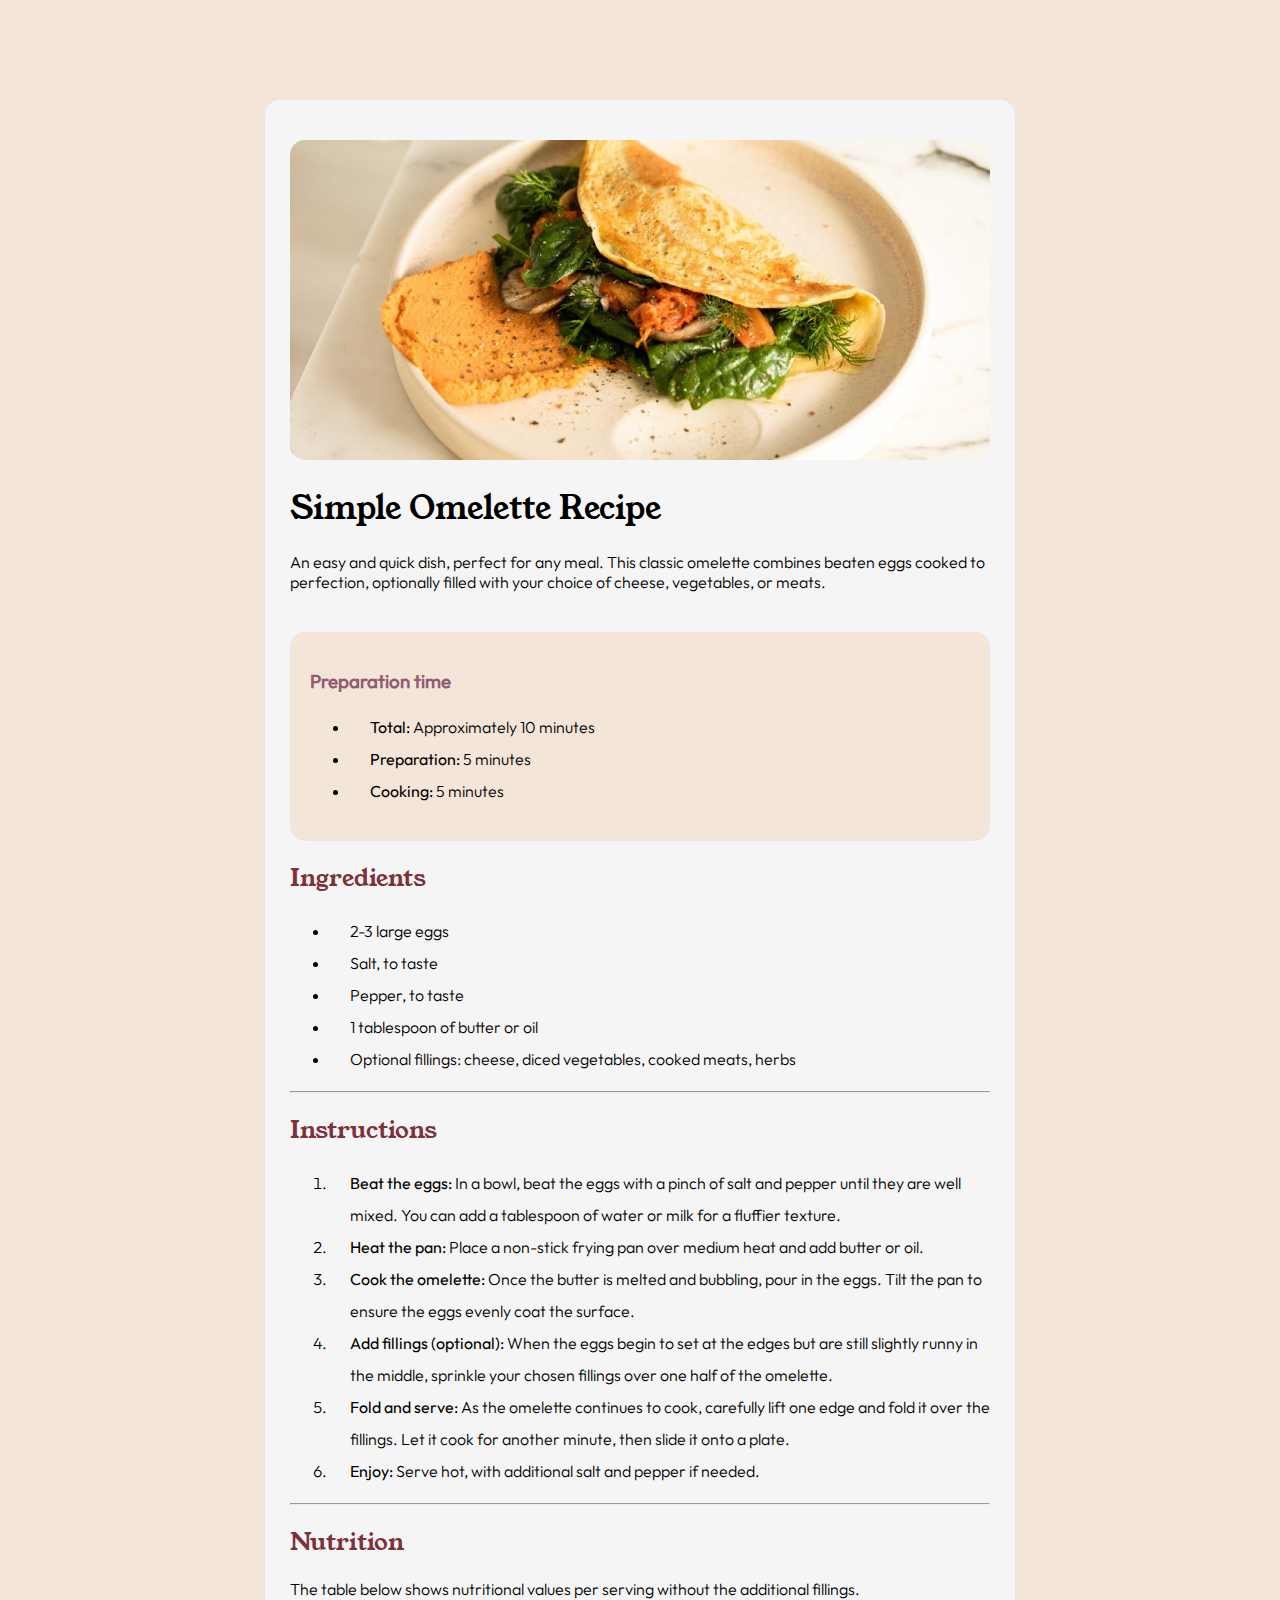
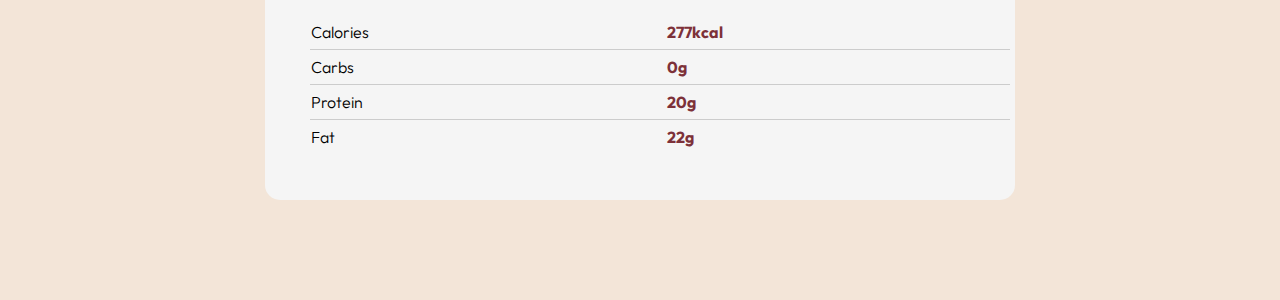
<file: recipe-page-main/index.html>
<!DOCTYPE html>
<html lang="en">
<head>
  <meta charset="UTF-8">
  <meta name="viewport" content="width=device-width, initial-scale=1.0"> <!-- displays site properly based on user's device -->

  <link rel="icon" type="image/png" sizes="32x32" href="./assets/images/favicon-32x32.png">
  
  <title>Frontend Mentor | Recipe page</title>

  <!-- Feel free to remove these styles or customise in your own stylesheet 👍 -->
  <link rel="stylesheet" href="styles.css ">
  <meta name="viewport" content="width=device-width, initial-scale=1.0">    
</head>
<body background="">

  <div class="main-div">

    <div class="container">
      <img src="assets/images/image-omelette.jpeg" alt="">   
      <h1>Simple Omelette Recipe</h1>

      <p>An easy and quick dish, perfect for any meal. This classic omelette combines beaten eggs cooked 
        to perfection, optionally filled with your choice of cheese, vegetables, or meats.
      </p>

      <div class="prep-container">
        <div class="prep">
          <br>
          <h3> Preparation time</h4>
          <ul>
            <li><strong>Total:</strong> Approximately 10 minutes</li>
            <li><strong>Preparation:</strong> 5 minutes</li>
            <li><strong>Cooking:</strong> 5 minutes</li>
          </ul> 
          <br>
        </div>    
      </div>

      <h2> Ingredients</h1>
      <ul>
        <li>2-3 large eggs</li>
        <li>Salt, to taste</li>
        <li>Pepper, to taste</li>
        <li>1 tablespoon of butter or oil</li>
        <li>Optional fillings: cheese, diced vegetables, cooked meats, herbs</li>
      </ul> 

      <hr>

      <h2>Instructions</h2>
      <ol>
        <li><strong>Beat the eggs:</strong> In a bowl, beat the eggs with a pinch of salt and pepper until they are well mixed. 
          You can add a tablespoon of water or milk for a fluffier texture.</li>
        <li><strong>Heat the pan:</strong> Place a non-stick frying pan over medium heat and add butter or oil.</li>
        <li><strong>Cook the omelette:</strong> Once the butter is melted and bubbling, pour in the eggs. Tilt the pan to ensure 
          the eggs evenly coat the surface.</li>
        <li><strong>Add fillings (optional):</strong> When the eggs begin to set at the edges but are still slightly runny in the 
          middle, sprinkle your chosen fillings over one half of the omelette.</li>
        <li><strong>Fold and serve:</strong> As the omelette continues to cook, carefully lift one edge and fold it over the 
          fillings. Let it cook for another minute, then slide it onto a plate.</li>
        <li><strong>Enjoy:</strong> Serve hot, with additional salt and pepper if needed.</li>
      </ol>

      <hr>

      <h2>Nutrition</h2>
      <p>The table below shows nutritional values per serving without the additional fillings.</p>

      <table>
        <tr>
          <td>Calories</td>
          <td style="color: #7D3139; font-weight: bold;">277kcal</td>
        </tr>
        <tr>
          <td>Carbs</td>
          <td style="color: #7D3139; font-weight: bold;">0g</td>
        </tr>
        <tr>
          <td>Protein</td>
          <td style="color: #7D3139; font-weight: bold;">20g</td>
        </tr>
        <tr>
          <td>Fat</td>
          <td style="color: #7D3139; font-weight: bold;">22g</td>
        </tr>
      </table>

      <br><br>


    </div>

    

    

    

  </div>
  


 

  

  

  

  

  

  

  



  

  

  
  

  
  

  
  

  
  
  
  <!-- <div class="attribution">
    Challenge by <a href="https://www.frontendmentor.io?ref=challenge" target="_blank">Frontend Mentor</a>. 
    Coded by <a href="#">Your Name Here</a>.
  </div> -->
</body>
</html>
</file>
<file: recipe-page-main/styles.css>
@import url(./assets/fonts/young-serif/YoungSerif-Regular.ttf);

@font-face {
    font-family: h1Fonts;
    src: url(./assets/fonts/young-serif/YoungSerif-Regular.ttf);    
}

@font-face {
    font-family: para;
    src: url(./assets/fonts/outfit/Outfit-VariableFont_wght.ttf);
}

@font-face {
    font-family: h3Fonts;
    src: url(./assets/fonts/outfit/static/Outfit-Regular.ttf);
}

body{
    background-color: #f3e5d8;
}   

.main-div{
    background-color: whitesmoke;
    width: 750px;   
    margin:0 auto;
    margin-top: 100px;      
    border-radius: 15px;
    margin-bottom: 100px;   
}


.container{   
    padding: 10px; 
    width: 700px;   
    margin:0 auto;
    margin-top: 10px;
}

img{
    width: 100%;
    height: 100%;
    object-fit: contain;
    margin-top: 30px;
    border-radius: 15px; 
}


h1{
    font-family: h1Fonts, sans-serif;  
    font-weight: lighter;         
}

h2{
    font-family: h1Fonts, sans-serif;  
    font-weight: lighter;
    color: #7D3139;     
}

h3{
    font-family: h3Fonts, sans-serif;
    font-weight: bold;
    color: #925b75;
}

p{
    font-family: para, sans-serif;
    font-weight: 300;
}
ul, ol, table{
    font-family: para, sans-serif;
    font-weight: 300;
    line-height: 200%;    
}
li{
    padding-left: 20px; 
}

table{
    margin-left: 20px;
    width: 100%;
    border-collapse: collapse;
}

tr{
    border-bottom: 1px solid #ccc;  
}

tr:last-child{
    border-bottom: none;
}

.prep-container{
    width: 700px;   
    margin:0 auto;
    background-color: #f3e5d8   ;
    border-radius: 15px;
    margin-top: 40px;   

}
.prep{
    margin-left: 20px;
}



@media (max-width: 768px) {
    body {
        background-color: #f3e5d8;
    }

    .main-div {
        width: 90%; 
        margin: 50px auto; 
        margin-bottom: 50px;
    }

    .container {
        width: 90%;
        margin-top: 20px;
    }

    img {
        margin-top: 20px;
    }

    h1, h2, h3, p, ul, ol {
        margin-left: 10px;
    }

    table {
        margin-left: 10px; 
    }

    .prep-container {
        width: 90%;
        margin-top: 20px;
    }

    .prep {
        margin-left: 10px;
    }
}
</file>
